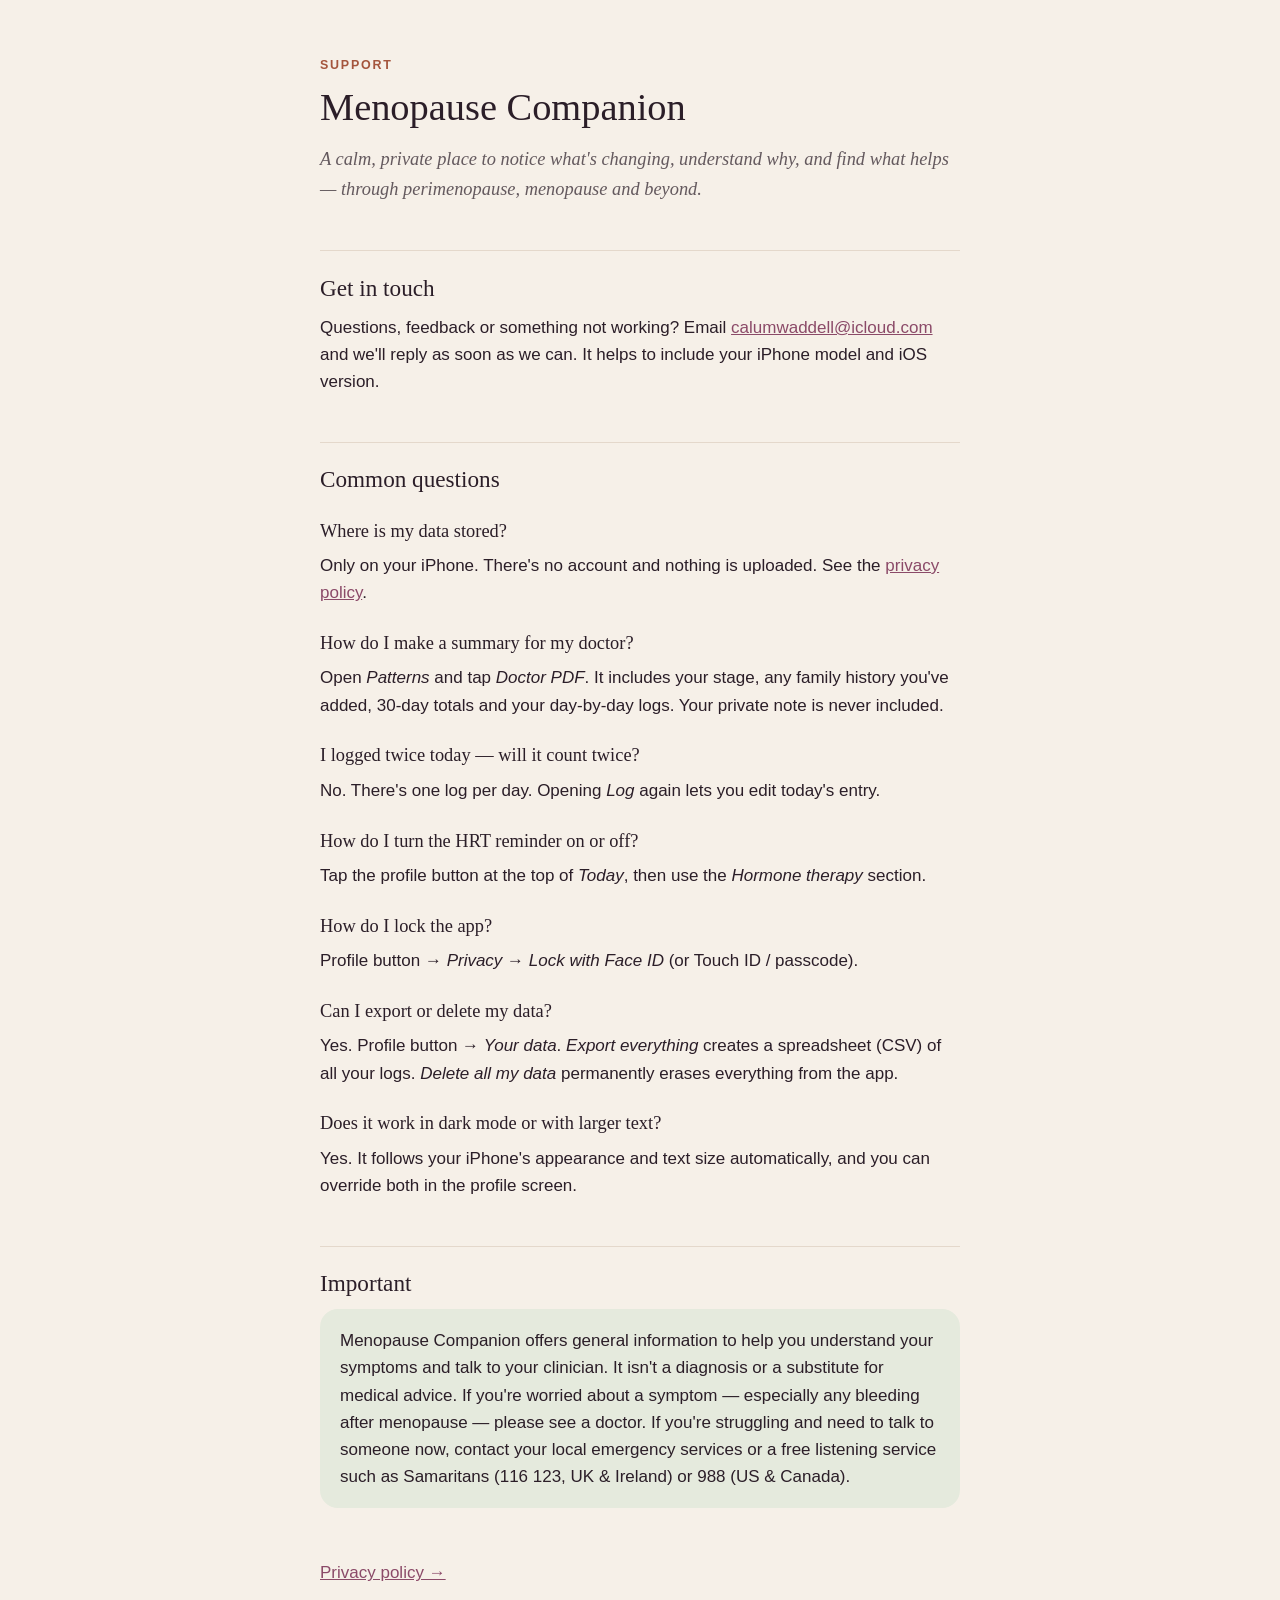
<file: index.html>
<!doctype html>
<html lang="en">
<head>
<meta charset="utf-8">
<meta name="viewport" content="width=device-width, initial-scale=1">
<title>Menopause Companion · Support</title>
<meta name="description" content="Help and support for Menopause Companion, a private iPhone app for tracking and understanding perimenopause and menopause.">
<link rel="stylesheet" href="style.css">
</head>
<body>
<main>
  <p class="eyebrow">Support</p>
  <h1>Menopause Companion</h1>
  <p class="lede">A calm, private place to notice what's changing, understand why, and find what helps — through perimenopause, menopause and beyond.</p>

  <h2>Get in touch</h2>
  <p>Questions, feedback or something not working? Email <a href="mailto:calumwaddell@icloud.com">calumwaddell@icloud.com</a> and we'll reply as soon as we can. It helps to include your iPhone model and iOS version.</p>

  <h2>Common questions</h2>

  <h3>Where is my data stored?</h3>
  <p>Only on your iPhone. There's no account and nothing is uploaded. See the <a href="privacy.html">privacy policy</a>.</p>

  <h3>How do I make a summary for my doctor?</h3>
  <p>Open <em>Patterns</em> and tap <em>Doctor PDF</em>. It includes your stage, any family history you've added, 30-day totals and your day-by-day logs. Your private note is never included.</p>

  <h3>I logged twice today — will it count twice?</h3>
  <p>No. There's one log per day. Opening <em>Log</em> again lets you edit today's entry.</p>

  <h3>How do I turn the HRT reminder on or off?</h3>
  <p>Tap the profile button at the top of <em>Today</em>, then use the <em>Hormone therapy</em> section.</p>

  <h3>How do I lock the app?</h3>
  <p>Profile button → <em>Privacy</em> → <em>Lock with Face ID</em> (or Touch ID / passcode).</p>

  <h3>Can I export or delete my data?</h3>
  <p>Yes. Profile button → <em>Your data</em>. <em>Export everything</em> creates a spreadsheet (CSV) of all your logs. <em>Delete all my data</em> permanently erases everything from the app.</p>

  <h3>Does it work in dark mode or with larger text?</h3>
  <p>Yes. It follows your iPhone's appearance and text size automatically, and you can override both in the profile screen.</p>

  <h2>Important</h2>
  <p class="note">Menopause Companion offers general information to help you understand your symptoms and talk to your clinician. It isn't a diagnosis or a substitute for medical advice. If you're worried about a symptom — especially any bleeding after menopause — please see a doctor. If you're struggling and need to talk to someone now, contact your local emergency services or a free listening service such as Samaritans (116 123, UK &amp; Ireland) or 988 (US &amp; Canada).</p>

  <p class="back"><a href="privacy.html">Privacy policy →</a></p>
</main>
</body>
</html>
</file>
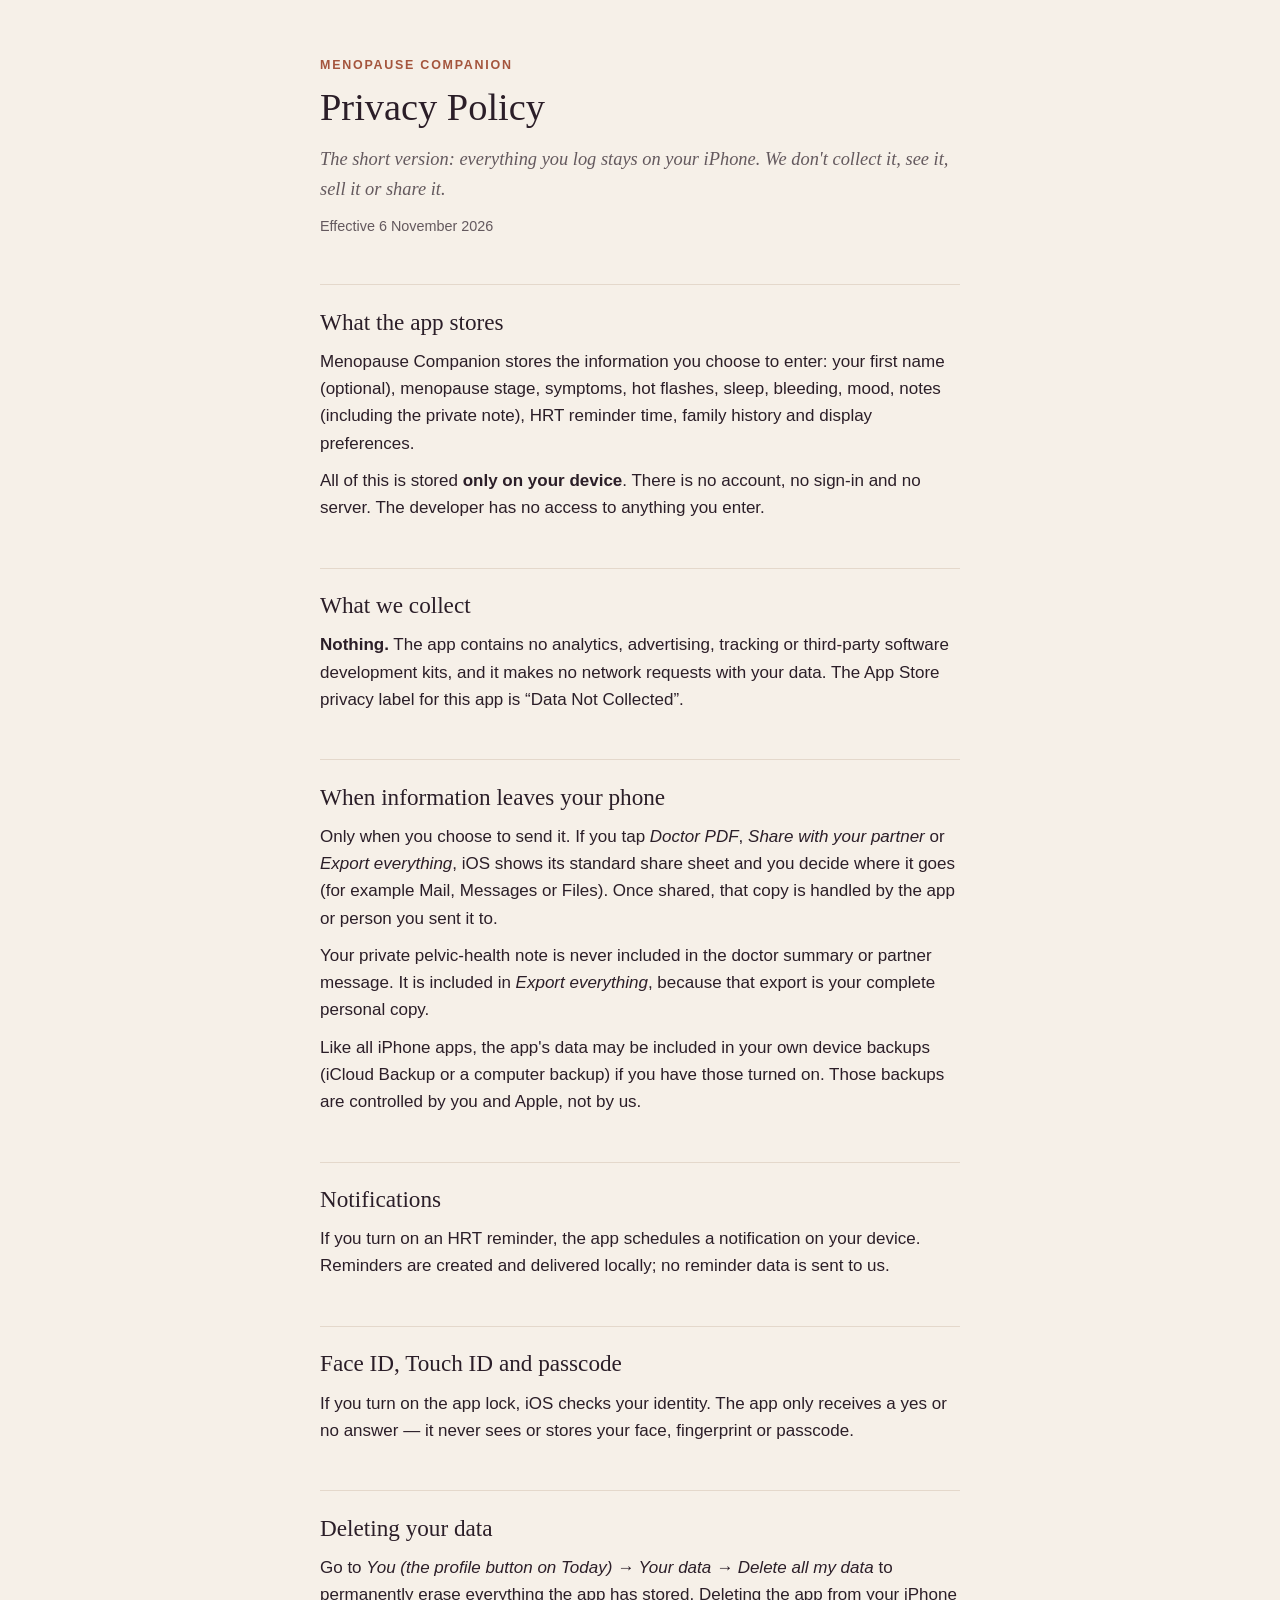
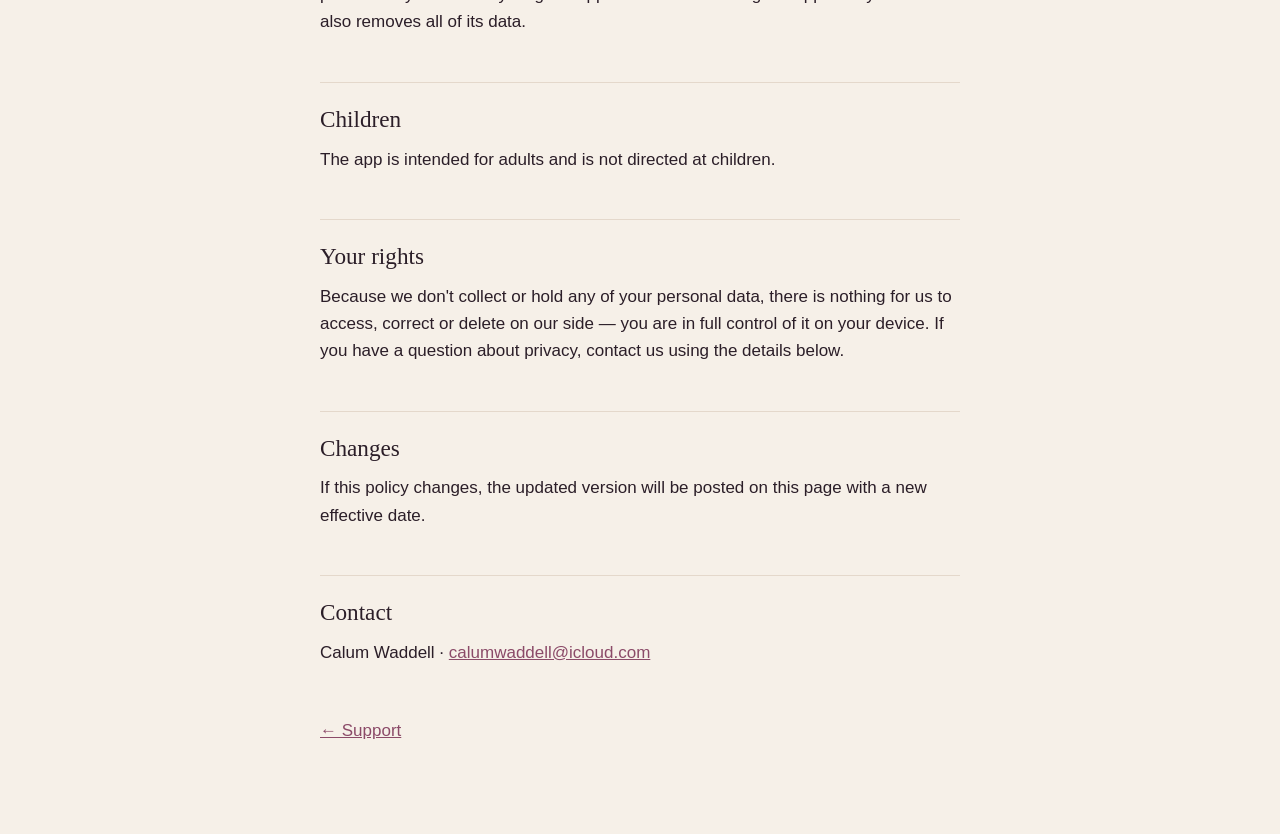
<file: privacy.html>
<!doctype html>
<html lang="en">
<head>
<meta charset="utf-8">
<meta name="viewport" content="width=device-width, initial-scale=1">
<title>Privacy Policy · Menopause Companion</title>
<meta name="description" content="Menopause Companion keeps everything you log on your iPhone. No accounts, no tracking, no data collection.">
<link rel="stylesheet" href="style.css">
</head>
<body>
<main>
  <p class="eyebrow">Menopause Companion</p>
  <h1>Privacy Policy</h1>
  <p class="lede">The short version: everything you log stays on your iPhone. We don't collect it, see it, sell it or share it.</p>
  <p class="meta">Effective 6 November 2026</p>

  <h2>What the app stores</h2>
  <p>Menopause Companion stores the information you choose to enter: your first name (optional), menopause stage, symptoms, hot flashes, sleep, bleeding, mood, notes (including the private note), HRT reminder time, family history and display preferences.</p>
  <p>All of this is stored <strong>only on your device</strong>. There is no account, no sign-in and no server. The developer has no access to anything you enter.</p>

  <h2>What we collect</h2>
  <p><strong>Nothing.</strong> The app contains no analytics, advertising, tracking or third-party software development kits, and it makes no network requests with your data. The App Store privacy label for this app is “Data Not Collected”.</p>

  <h2>When information leaves your phone</h2>
  <p>Only when you choose to send it. If you tap <em>Doctor PDF</em>, <em>Share with your partner</em> or <em>Export everything</em>, iOS shows its standard share sheet and you decide where it goes (for example Mail, Messages or Files). Once shared, that copy is handled by the app or person you sent it to.</p>
  <p>Your private pelvic-health note is never included in the doctor summary or partner message. It is included in <em>Export everything</em>, because that export is your complete personal copy.</p>
  <p>Like all iPhone apps, the app's data may be included in your own device backups (iCloud Backup or a computer backup) if you have those turned on. Those backups are controlled by you and Apple, not by us.</p>

  <h2>Notifications</h2>
  <p>If you turn on an HRT reminder, the app schedules a notification on your device. Reminders are created and delivered locally; no reminder data is sent to us.</p>

  <h2>Face ID, Touch ID and passcode</h2>
  <p>If you turn on the app lock, iOS checks your identity. The app only receives a yes or no answer — it never sees or stores your face, fingerprint or passcode.</p>

  <h2>Deleting your data</h2>
  <p>Go to <em>You (the profile button on Today) → Your data → Delete all my data</em> to permanently erase everything the app has stored. Deleting the app from your iPhone also removes all of its data.</p>

  <h2>Children</h2>
  <p>The app is intended for adults and is not directed at children.</p>

  <h2>Your rights</h2>
  <p>Because we don't collect or hold any of your personal data, there is nothing for us to access, correct or delete on our side — you are in full control of it on your device. If you have a question about privacy, contact us using the details below.</p>

  <h2>Changes</h2>
  <p>If this policy changes, the updated version will be posted on this page with a new effective date.</p>

  <h2>Contact</h2>
  <p>Calum Waddell · <a href="mailto:calumwaddell@icloud.com">calumwaddell@icloud.com</a></p>

  <p class="back"><a href="index.html">← Support</a></p>
</main>
</body>
</html>
</file>
<file: style.css>
:root {
  --paper: #F6F0E8; --surface: #FFFCF8; --ink: #2B1E28; --muted: rgba(43,30,40,.72);
  --accent: #8B4A68; --kicker: #A4553D; --border: #E4D8CB; --note: #E5EADD;
}
@media (prefers-color-scheme: dark) {
  :root {
    --paper: #1D1519; --surface: #2A2027; --ink: #F4EAEF; --muted: rgba(244,234,239,.75);
    --accent: #C27A9B; --kicker: #E39C80; --border: #3F323A; --note: #263029;
  }
}
* { box-sizing: border-box; }
body {
  margin: 0; background: var(--paper); color: var(--ink);
  font: 17px/1.6 -apple-system, BlinkMacSystemFont, "Segoe UI", sans-serif;
}
main { max-width: 680px; margin: 0 auto; padding: 56px 20px 80px; }
h1, h2, h3 { font-family: "New York", "Iowan Old Style", Georgia, serif; font-weight: 400; line-height: 1.2; }
h1 { font-size: 2.4rem; margin: .2em 0 .4em; }
h2 { font-size: 1.45rem; margin: 2em 0 .5em; padding-top: 1em; border-top: 1px solid var(--border); }
h3 { font-size: 1.15rem; margin: 1.4em 0 .3em; }
p { margin: .6em 0; }
.eyebrow { text-transform: uppercase; letter-spacing: .14em; font-size: .78rem; font-weight: 600; color: var(--kicker); margin: 0; }
.lede { font-family: Georgia, serif; font-style: italic; font-size: 1.15rem; color: var(--muted); }
.meta { color: var(--muted); font-size: .9rem; }
.note { background: var(--note); border-radius: 18px; padding: 18px 20px; }
a { color: var(--accent); }
.back { margin-top: 3em; }
</file>
